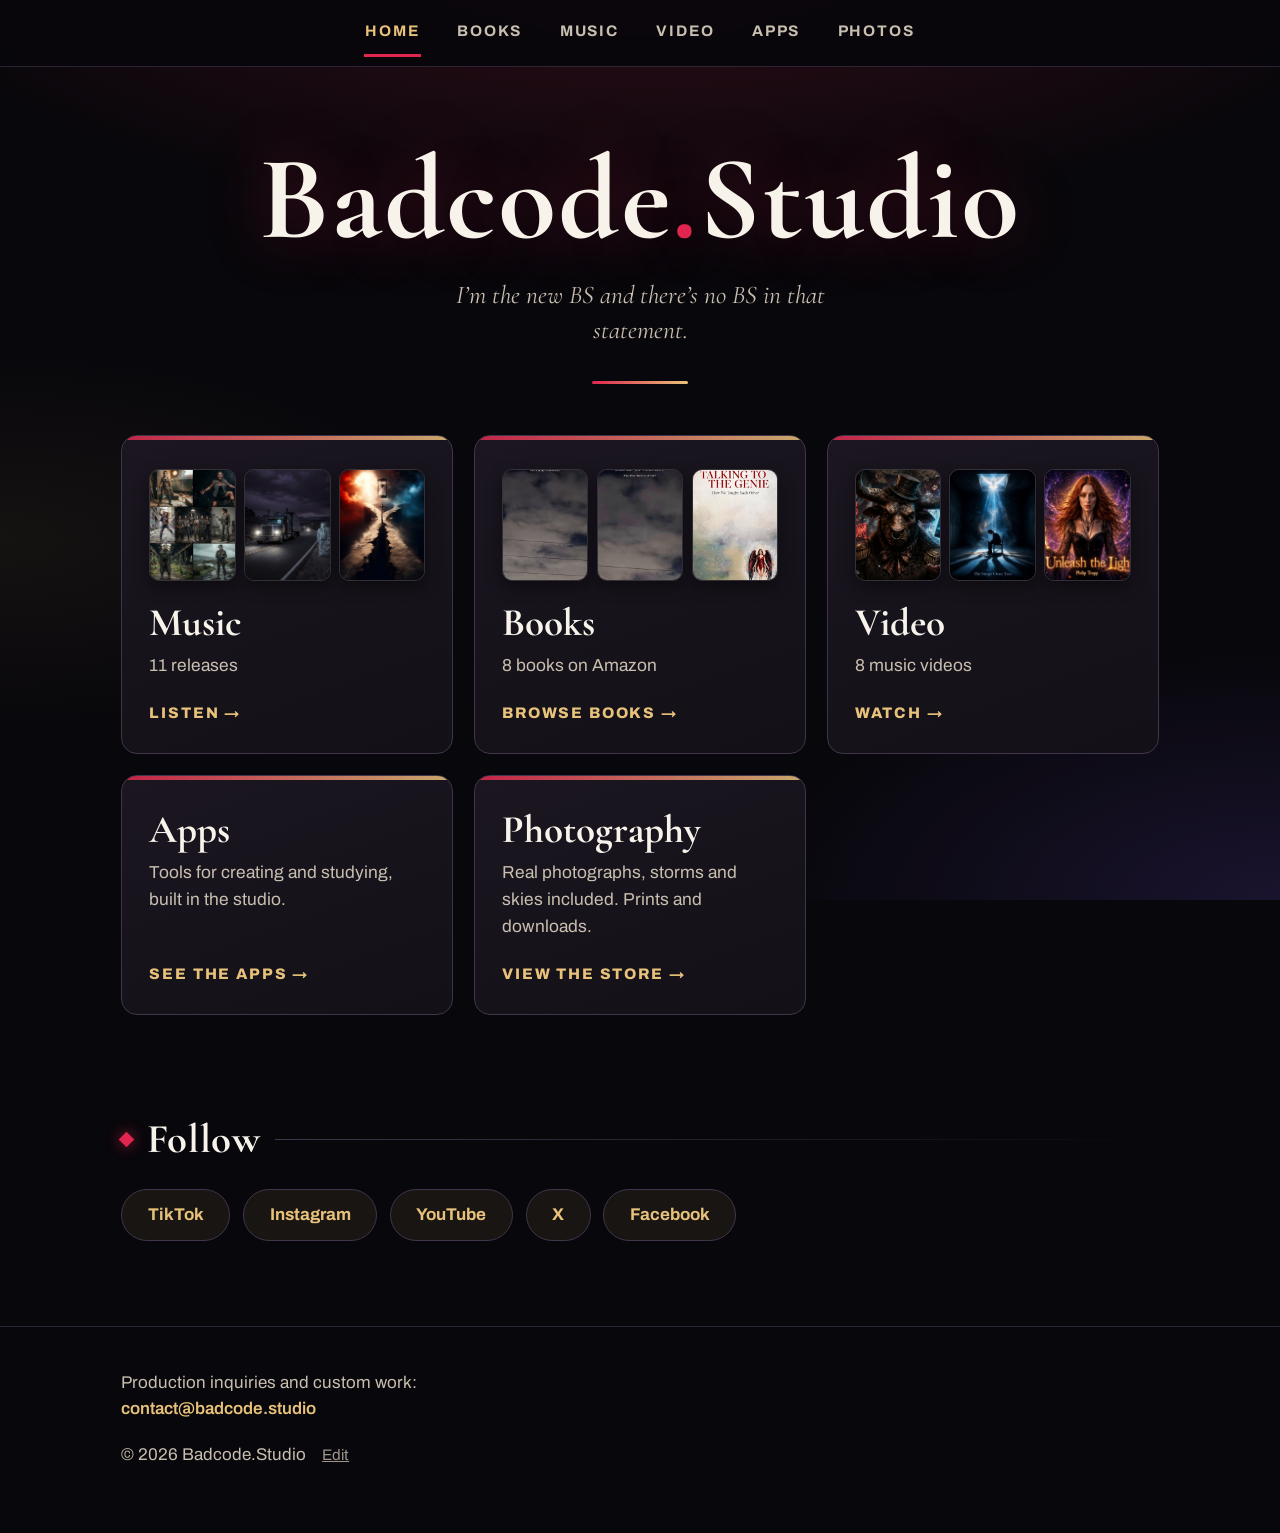
<file: index.html>
<!DOCTYPE html>
<html lang="en">
<head>
<meta charset="UTF-8">
<meta name="viewport" content="width=device-width, initial-scale=1, viewport-fit=cover">
<title>Badcode.Studio</title>
<meta name="description" content="Books, music, videos and apps from Badcode.Studio.">
<link rel="preconnect" href="https://fonts.googleapis.com">
<link rel="preconnect" href="https://fonts.gstatic.com" crossorigin>
<link href="https://fonts.googleapis.com/css2?family=Archivo:wdth,wght@62..125,400..800&family=Cormorant+Garamond:ital,wght@0,500;0,600;0,700;1,500&display=swap" rel="stylesheet">
<link rel="stylesheet" href="style.css">
<meta name="theme-color" content="#08070b">
<link rel="manifest" href="manifest.webmanifest">
<link rel="icon" href="icon.svg" type="image/svg+xml">
<script>if("serviceWorker" in navigator)addEventListener("load",()=>navigator.serviceWorker.register("sw.js").catch(()=>{}))</script>
</head>
<body>

<nav class="bar" aria-label="Pages">
  <div class="wrap">
    <a href="index.html" aria-current="page">Home</a><a href="books.html">Books</a><a href="music.html">Music</a><a href="video.html">Video</a><a href="apps.html">Apps</a><a href="photos.html">Photos</a>
  </div>
</nav>

<main class="wrap">
  <header class="hero">
    <h1 class="mark">Badcode<span>.</span>Studio</h1>
    <p class="slogan">I&rsquo;m the new BS and there&rsquo;s no BS in that statement.</p>
    <div class="hero-rule"></div>
  </header>

  <div id="load-error" class="loaderr hidden"></div>

  <section style="padding-top:0">
    <div class="teasers home-cards">
      <a class="teaser" href="music.html"><div class="preview" data-preview="music" hidden></div>
        <h3>Music</h3><p data-count="music">Singles and releases</p><span class="go">Listen &rarr;</span></a>
      <a class="teaser" href="books.html"><div class="preview" data-preview="books" hidden></div>
        <h3>Books</h3><p data-count="books">Read It Again, Talking to the Genie and more</p><span class="go">Browse books &rarr;</span></a>
      <a class="teaser" href="video.html"><div class="preview" data-preview="videos" hidden></div>
        <h3>Video</h3><p data-count="videos">Music videos</p><span class="go">Watch &rarr;</span></a>
      <a class="teaser" href="apps.html"><h3>Apps</h3>
        <p>Tools for creating and studying, built in the studio.</p><span class="go">See the apps &rarr;</span></a>
      <a class="teaser" href="photos.html"><h3>Photography</h3>
        <p>Real photographs, storms and skies included. Prints and downloads.</p><span class="go">View the store &rarr;</span></a>
    </div>
  </section>

  <section id="follow">
    <div class="head"><h2>Follow</h2></div>
    <div class="socials" data-list="socials" data-editable></div>
  </section>
</main>

<footer id="contact">
  <div class="wrap">
    <p>Production inquiries and custom work:<br>
    <a href="mailto:contact@badcode.studio">contact@badcode.studio</a></p>
    <p style="margin-top:1rem">&copy; 2026 Badcode.Studio <button class="editlink" id="edit-link" type="button">Edit</button></p>
  </div>
</footer>

<div class="editbar" id="editbar">
  <div class="msg" id="edit-msg">Editing. Nothing is published until you tap Save.</div>
  <button class="ebtn save" id="btn-save" type="button">Save</button>
  <button class="ebtn" id="btn-done" type="button">Done</button>
  <button class="ebtn danger" id="btn-signout" type="button">Sign out</button>
</div>

<script src="site.js"></script>
</body>
</html>
</file>
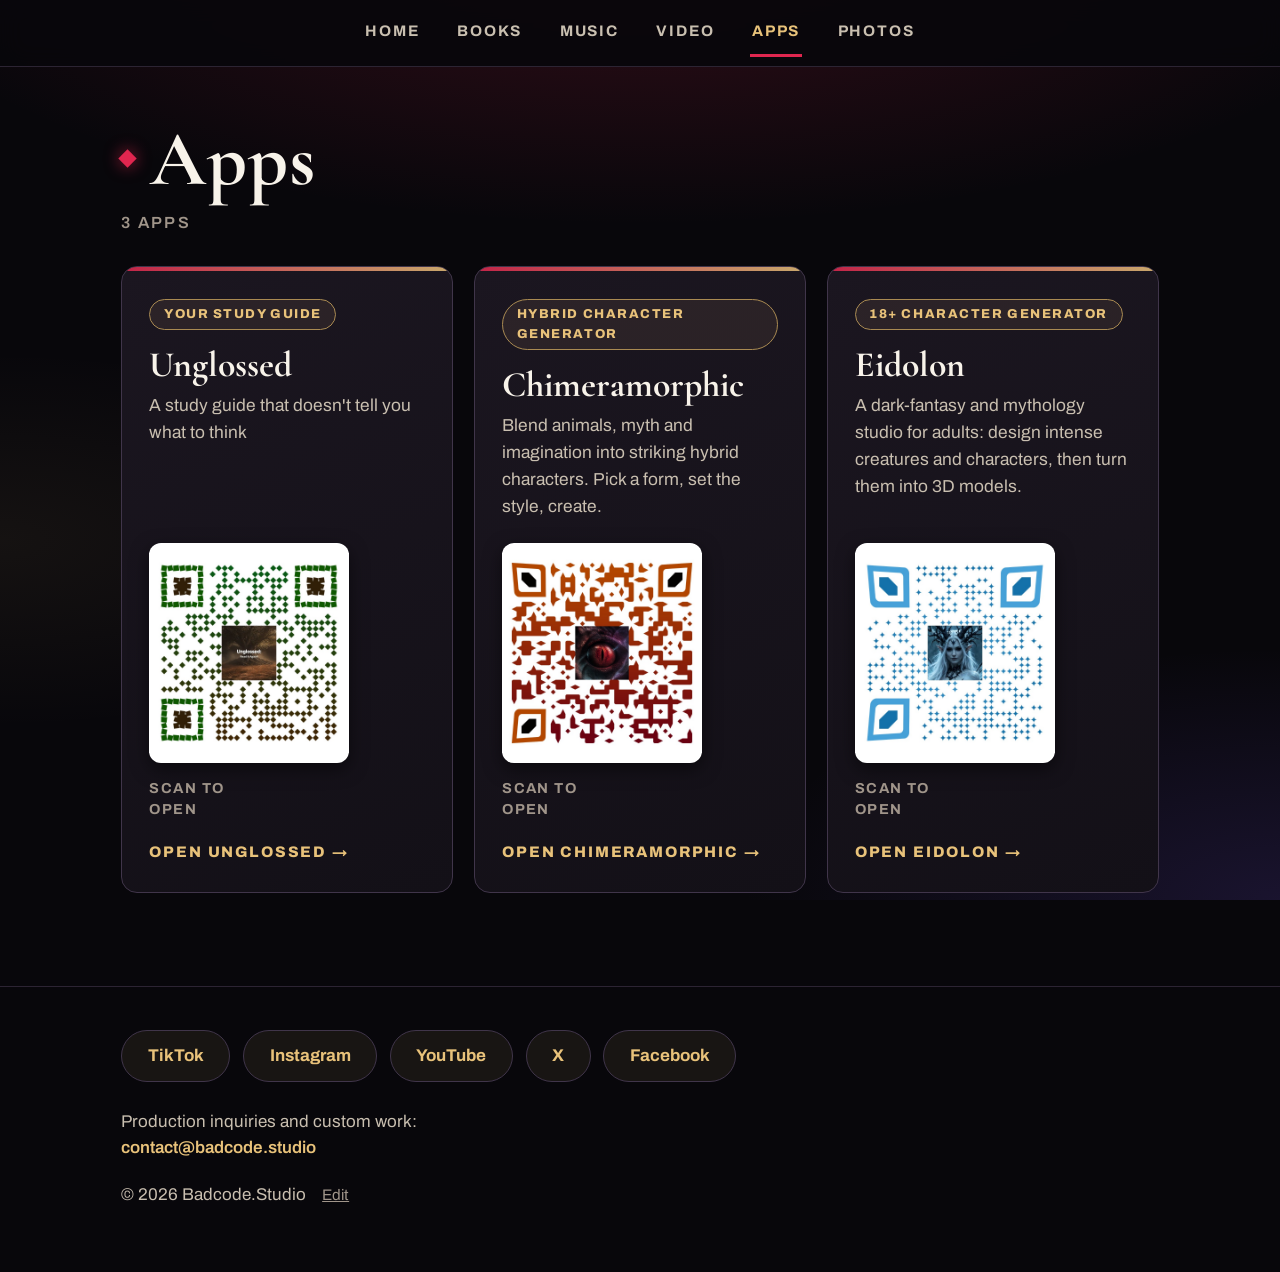
<file: apps.html>
<!DOCTYPE html>
<html lang="en">
<head>
<meta charset="UTF-8">
<meta name="viewport" content="width=device-width, initial-scale=1, viewport-fit=cover">
<title>Apps · Badcode.Studio</title>
<meta name="description" content="Apps built at Badcode.Studio.">
<link rel="preconnect" href="https://fonts.googleapis.com">
<link rel="preconnect" href="https://fonts.gstatic.com" crossorigin>
<link href="https://fonts.googleapis.com/css2?family=Archivo:wdth,wght@62..125,400..800&family=Cormorant+Garamond:ital,wght@0,500;0,600;0,700;1,500&display=swap" rel="stylesheet">
<link rel="stylesheet" href="style.css">
<meta name="theme-color" content="#08070b">
<link rel="manifest" href="manifest.webmanifest">
<link rel="icon" href="icon.svg" type="image/svg+xml">
<script>if("serviceWorker" in navigator)addEventListener("load",()=>navigator.serviceWorker.register("sw.js").catch(()=>{}))</script>
<style>
/* QR code shown on each app card (set it in Edit mode with the "QR code image" field) */
.qrwrap{display:flex;flex-wrap:wrap;align-items:center;gap:.9rem 1.1rem;margin-bottom:1.3rem}
.qr{flex:0 0 auto;width:200px;height:220px;max-width:100%;object-fit:contain;background:#fff;border-radius:12px;
  box-shadow:0 6px 18px rgba(0,0,0,.5)}
.qrcap{color:var(--mute);font-size:.85rem;font-weight:700;text-transform:uppercase;letter-spacing:.1em;line-height:1.4}
</style>
</head>
<body>

<nav class="bar" aria-label="Pages">
  <div class="wrap">
    <a href="index.html">Home</a><a href="books.html">Books</a><a href="music.html">Music</a><a href="video.html">Video</a><a href="apps.html" aria-current="page">Apps</a><a href="photos.html">Photos</a>
  </div>
</nav>

<main class="wrap">
  <header class="page-head"><h1 class="page-title">Apps</h1><p class="page-sub" data-count="apps"></p></header>
  <div id="load-error" class="loaderr hidden"></div>
  <div class="content"><div class="teasers apps-grid" data-list="apps" data-editable></div></div>
</main>

<footer id="contact">
  <div class="wrap">
    <div class="socials foot-social" data-list="socials"></div>
    <p>Production inquiries and custom work:<br>
    <a href="mailto:contact@badcode.studio">contact@badcode.studio</a></p>
    <p style="margin-top:1rem">&copy; 2026 Badcode.Studio <button class="editlink" id="edit-link" type="button">Edit</button></p>
  </div>
</footer>

<div class="editbar" id="editbar">
  <div class="msg" id="edit-msg">Editing. Nothing is published until you tap Save.</div>
  <button class="ebtn save" id="btn-save" type="button">Save</button>
  <button class="ebtn" id="btn-done" type="button">Done</button>
  <button class="ebtn danger" id="btn-signout" type="button">Sign out</button>
</div>

<script src="site.js"></script>
<script>
/* Apps page extras: each app can carry a QR code image. */
SCHEMA.apps.blank.qr = "";
SCHEMA.apps.fields.push(["qr","QR code image","img"]);
PUBLIC.apps = a => `<a class="teaser" href="${esc(a.url)}" target="_blank" rel="noopener">${a.tag ? `<span class="tag">${esc(a.tag)}</span>` : ""}
    <h3>${esc(a.name)}</h3><p>${esc(a.blurb)}</p>${a.qr ? `<span class="qrwrap"><img class="qr" src="${esc(a.qr)}" alt="QR code for ${esc(a.name)}" loading="lazy"><span class="qrcap">Scan to<br>open</span></span>` : ""}<span class="go">Open ${esc(a.name)} &rarr;</span></a>`;
/* Fill transparent images with white so a QR code never turns black when uploaded. */
shrink = (file, max) => new Promise((res, rej) => {
  const url = URL.createObjectURL(file), img = new Image();
  img.onload = () => {
    const s = Math.min(1, max / Math.max(img.width, img.height));
    const c = document.createElement("canvas");
    c.width = Math.round(img.width * s); c.height = Math.round(img.height * s);
    const x = c.getContext("2d"); x.fillStyle = "#fff"; x.fillRect(0, 0, c.width, c.height);
    x.drawImage(img, 0, 0, c.width, c.height);
    URL.revokeObjectURL(url);
    res(c.toDataURL("image/jpeg", 0.9).split(",")[1]);
  };
  img.onerror = () => { URL.revokeObjectURL(url); rej(new Error("That file is not an image the browser can read.")); };
  img.src = url;
});
</script>
</body>
</html>
</file>
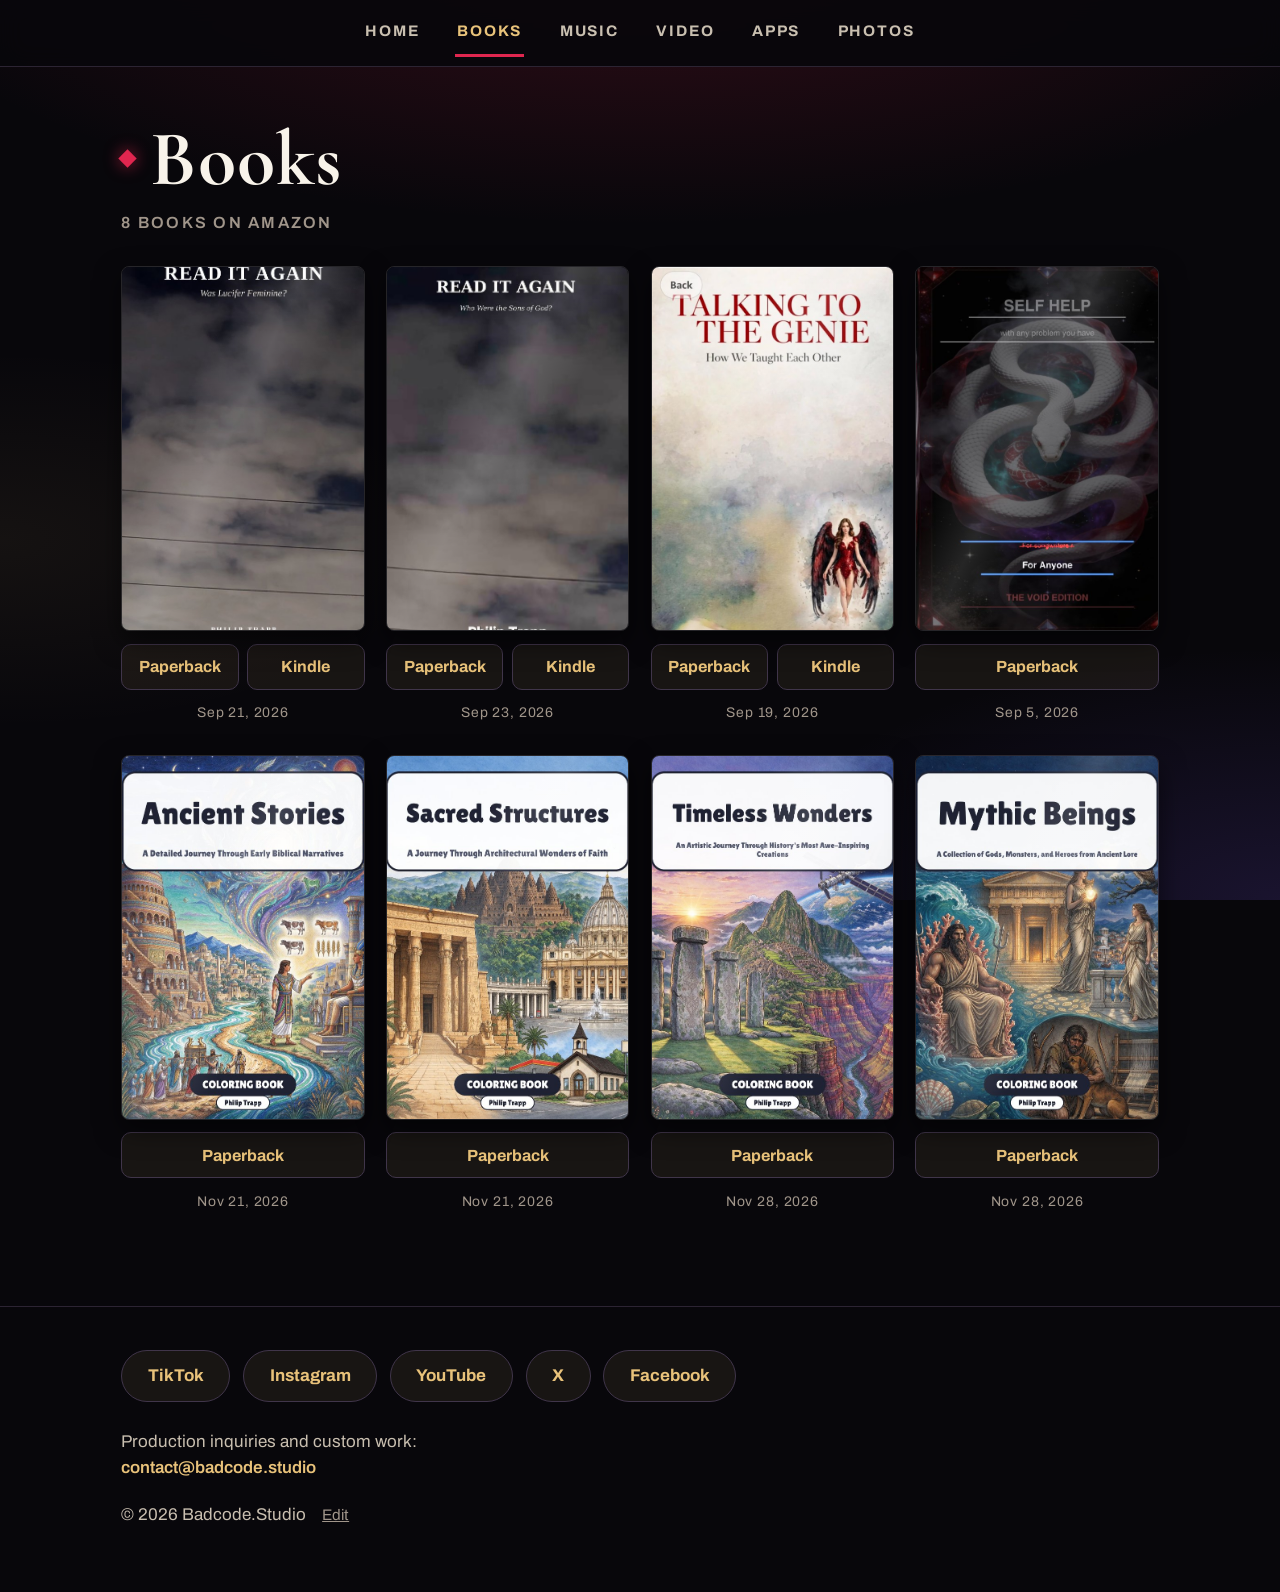
<file: books.html>
<!DOCTYPE html>
<html lang="en">
<head>
<meta charset="UTF-8">
<meta name="viewport" content="width=device-width, initial-scale=1, viewport-fit=cover">
<title>Books · Badcode.Studio</title>
<meta name="description" content="Books by Philip Trapp on Amazon.">
<link rel="preconnect" href="https://fonts.googleapis.com">
<link rel="preconnect" href="https://fonts.gstatic.com" crossorigin>
<link href="https://fonts.googleapis.com/css2?family=Archivo:wdth,wght@62..125,400..800&family=Cormorant+Garamond:ital,wght@0,500;0,600;0,700;1,500&display=swap" rel="stylesheet">
<link rel="stylesheet" href="style.css">
<meta name="theme-color" content="#08070b">
<link rel="manifest" href="manifest.webmanifest">
<link rel="icon" href="icon.svg" type="image/svg+xml">
<script>if("serviceWorker" in navigator)addEventListener("load",()=>navigator.serviceWorker.register("sw.js").catch(()=>{}))</script>
</head>
<body>

<nav class="bar" aria-label="Pages">
  <div class="wrap">
    <a href="index.html">Home</a><a href="books.html" aria-current="page">Books</a><a href="music.html">Music</a><a href="video.html">Video</a><a href="apps.html">Apps</a><a href="photos.html">Photos</a>
  </div>
</nav>

<main class="wrap">
  <header class="page-head"><h1 class="page-title">Books</h1><p class="page-sub" data-count="books"></p></header>
  <div id="load-error" class="loaderr hidden"></div>
  <div class="content"><div class="books" data-list="books" data-editable></div></div>
</main>

<footer id="contact">
  <div class="wrap">
    <div class="socials foot-social" data-list="socials"></div>
    <p>Production inquiries and custom work:<br>
    <a href="mailto:contact@badcode.studio">contact@badcode.studio</a></p>
    <p style="margin-top:1rem">&copy; 2026 Badcode.Studio <button class="editlink" id="edit-link" type="button">Edit</button></p>
  </div>
</footer>

<div class="editbar" id="editbar">
  <div class="msg" id="edit-msg">Editing. Nothing is published until you tap Save.</div>
  <button class="ebtn save" id="btn-save" type="button">Save</button>
  <button class="ebtn" id="btn-done" type="button">Done</button>
  <button class="ebtn danger" id="btn-signout" type="button">Sign out</button>
</div>

<script src="site.js"></script>
</body>
</html>
</file>
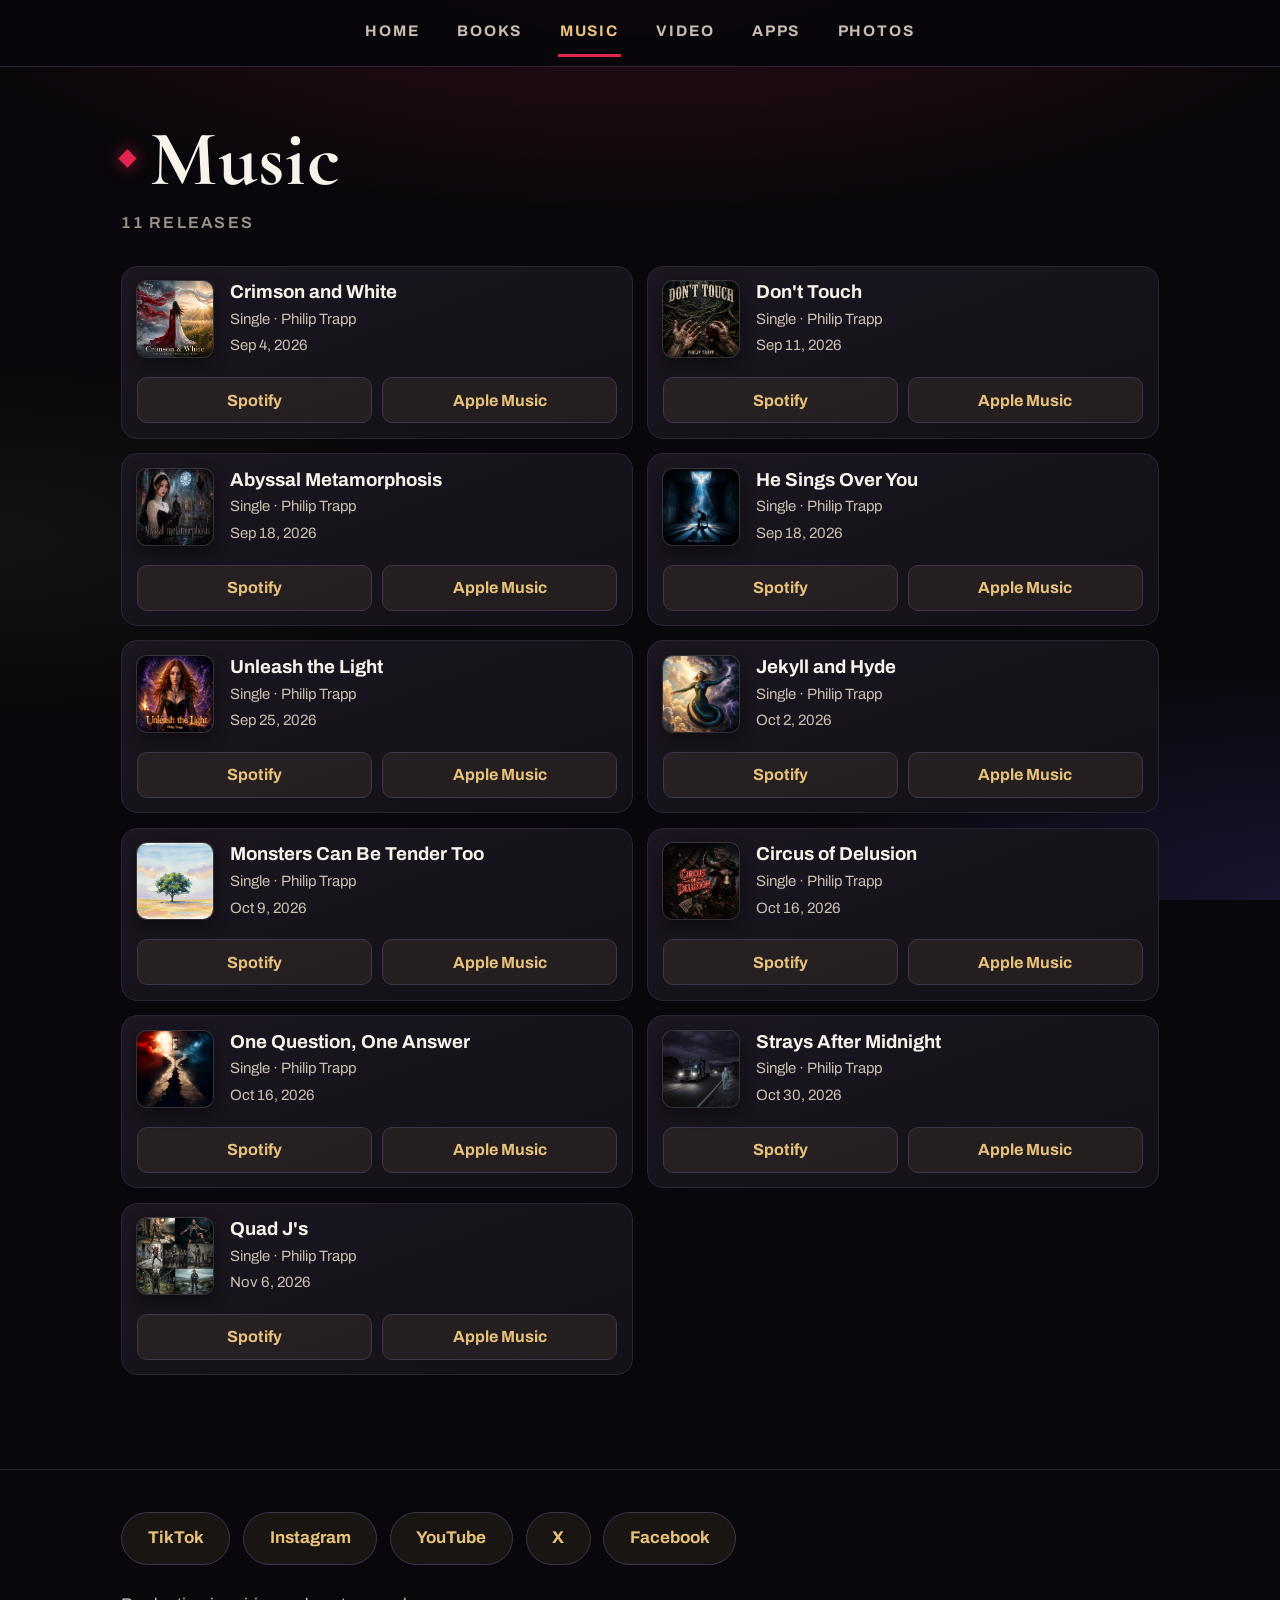
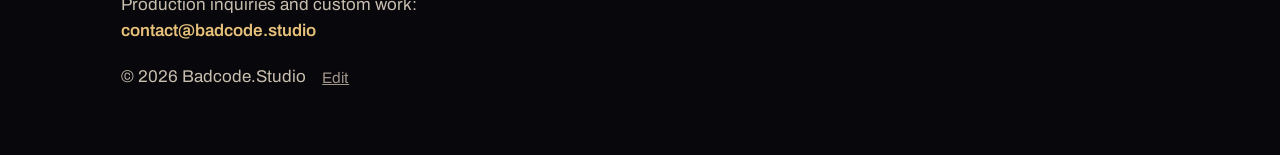
<file: music.html>
<!DOCTYPE html>
<html lang="en">
<head>
<meta charset="UTF-8">
<meta name="viewport" content="width=device-width, initial-scale=1, viewport-fit=cover">
<title>Music · Badcode.Studio</title>
<meta name="description" content="Singles by Philip Trapp on Spotify and Apple Music.">
<link rel="preconnect" href="https://fonts.googleapis.com">
<link rel="preconnect" href="https://fonts.gstatic.com" crossorigin>
<link href="https://fonts.googleapis.com/css2?family=Archivo:wdth,wght@62..125,400..800&family=Cormorant+Garamond:ital,wght@0,500;0,600;0,700;1,500&display=swap" rel="stylesheet">
<link rel="stylesheet" href="style.css">
<meta name="theme-color" content="#08070b">
<link rel="manifest" href="manifest.webmanifest">
<link rel="icon" href="icon.svg" type="image/svg+xml">
<script>if("serviceWorker" in navigator)addEventListener("load",()=>navigator.serviceWorker.register("sw.js").catch(()=>{}))</script>
</head>
<body>

<nav class="bar" aria-label="Pages">
  <div class="wrap">
    <a href="index.html">Home</a><a href="books.html">Books</a><a href="music.html" aria-current="page">Music</a><a href="video.html">Video</a><a href="apps.html">Apps</a><a href="photos.html">Photos</a>
  </div>
</nav>

<main class="wrap">
  <header class="page-head"><h1 class="page-title">Music</h1><p class="page-sub" data-count="music"></p></header>
  <div id="load-error" class="loaderr hidden"></div>
  <div class="content"><div class="rows" data-list="music" data-editable></div></div>
</main>

<footer id="contact">
  <div class="wrap">
    <div class="socials foot-social" data-list="socials"></div>
    <p>Production inquiries and custom work:<br>
    <a href="mailto:contact@badcode.studio">contact@badcode.studio</a></p>
    <p style="margin-top:1rem">&copy; 2026 Badcode.Studio <button class="editlink" id="edit-link" type="button">Edit</button></p>
  </div>
</footer>

<div class="editbar" id="editbar">
  <div class="msg" id="edit-msg">Editing. Nothing is published until you tap Save.</div>
  <button class="ebtn save" id="btn-save" type="button">Save</button>
  <button class="ebtn" id="btn-done" type="button">Done</button>
  <button class="ebtn danger" id="btn-signout" type="button">Sign out</button>
</div>

<script src="site.js"></script>
</body>
</html>
</file>
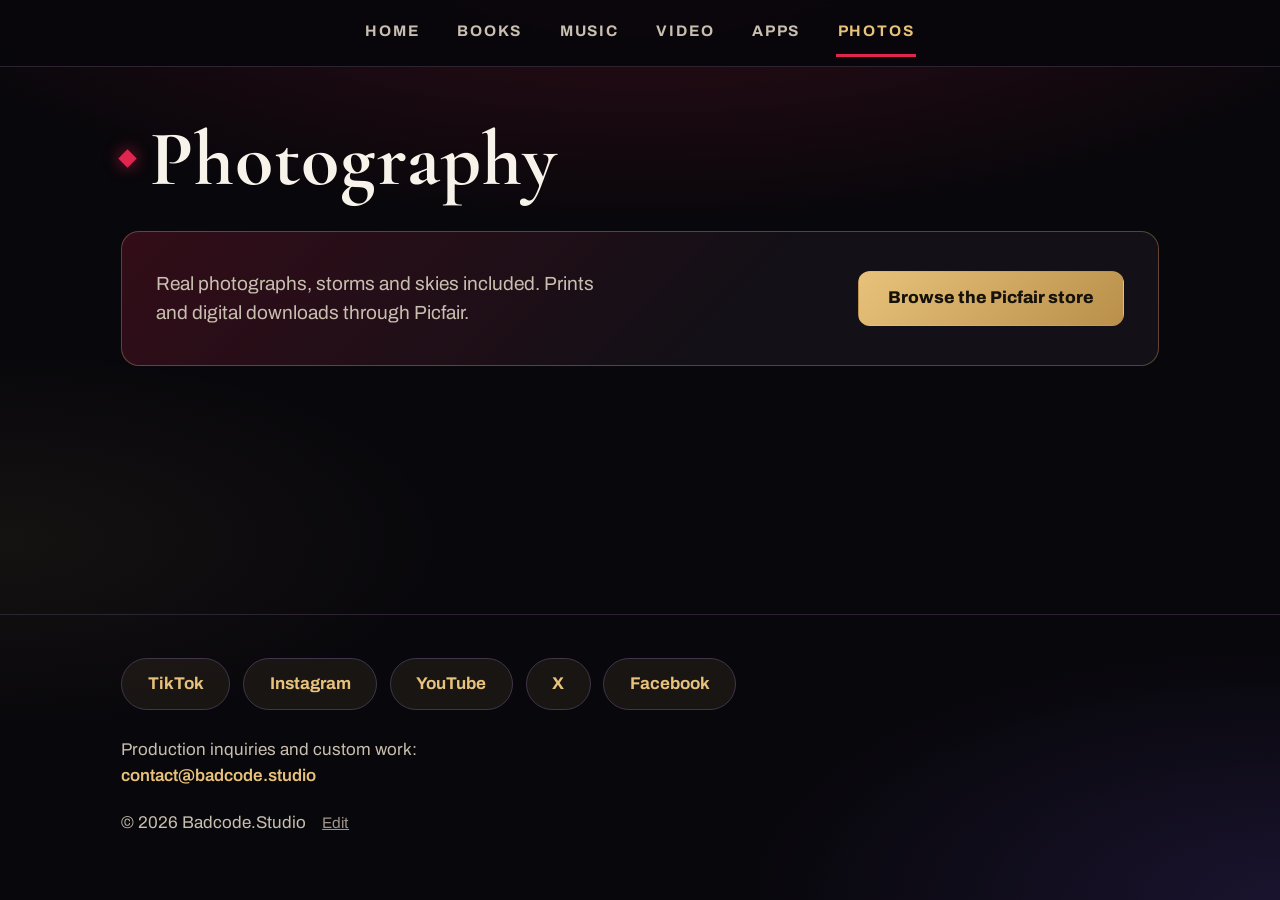
<file: photos.html>
<!DOCTYPE html>
<html lang="en">
<head>
<meta charset="UTF-8">
<meta name="viewport" content="width=device-width, initial-scale=1, viewport-fit=cover">
<title>Photography · Badcode.Studio</title>
<meta name="description" content="Prints and digital downloads of Badcode.Studio photography on Picfair.">
<link rel="preconnect" href="https://fonts.googleapis.com">
<link rel="preconnect" href="https://fonts.gstatic.com" crossorigin>
<link href="https://fonts.googleapis.com/css2?family=Archivo:wdth,wght@62..125,400..800&family=Cormorant+Garamond:ital,wght@0,500;0,600;0,700;1,500&display=swap" rel="stylesheet">
<link rel="stylesheet" href="style.css">
<meta name="theme-color" content="#08070b">
<link rel="manifest" href="manifest.webmanifest">
<link rel="icon" href="icon.svg" type="image/svg+xml">
<script>if("serviceWorker" in navigator)addEventListener("load",()=>navigator.serviceWorker.register("sw.js").catch(()=>{}))</script>
</head>
<body>

<nav class="bar" aria-label="Pages">
  <div class="wrap">
    <a href="index.html">Home</a><a href="books.html">Books</a><a href="music.html">Music</a><a href="video.html">Video</a><a href="apps.html">Apps</a><a href="photos.html" aria-current="page">Photos</a>
  </div>
</nav>

<main class="wrap">
  <header class="page-head"><h1 class="page-title">Photography</h1></header>
  <div id="load-error" class="loaderr hidden"></div>
  <div class="content">
    <div class="store">
      <p>Real photographs, storms and skies included. Prints and digital downloads through Picfair.</p>
      <a class="btn" data-picfair href="#" target="_blank" rel="noopener">Browse the Picfair store</a>
    </div>
    <div id="picfair-edit" class="ed-grid hidden" style="margin-top:.8rem"></div>
  </div>
</main>

<footer id="contact">
  <div class="wrap">
    <div class="socials foot-social" data-list="socials"></div>
    <p>Production inquiries and custom work:<br>
    <a href="mailto:contact@badcode.studio">contact@badcode.studio</a></p>
    <p style="margin-top:1rem">&copy; 2026 Badcode.Studio <button class="editlink" id="edit-link" type="button">Edit</button></p>
  </div>
</footer>

<div class="editbar" id="editbar">
  <div class="msg" id="edit-msg">Editing. Nothing is published until you tap Save.</div>
  <button class="ebtn save" id="btn-save" type="button">Save</button>
  <button class="ebtn" id="btn-done" type="button">Done</button>
  <button class="ebtn danger" id="btn-signout" type="button">Sign out</button>
</div>

<script src="site.js"></script>
</body>
</html>
</file>
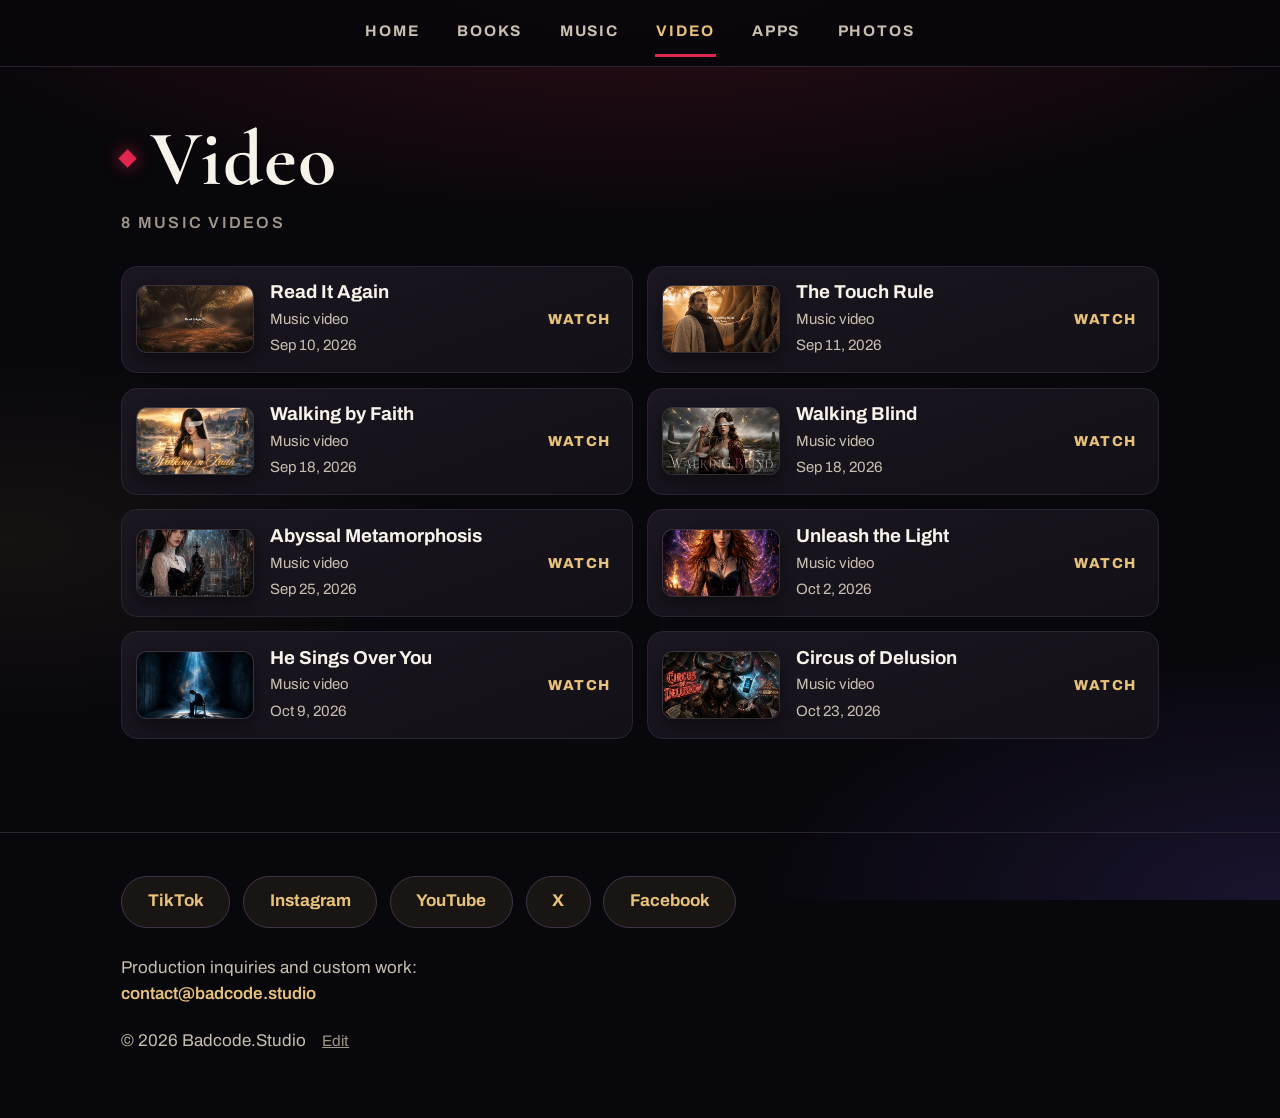
<file: video.html>
<!DOCTYPE html>
<html lang="en">
<head>
<meta charset="UTF-8">
<meta name="viewport" content="width=device-width, initial-scale=1, viewport-fit=cover">
<title>Video · Badcode.Studio</title>
<meta name="description" content="Music videos from Badcode.Studio.">
<link rel="preconnect" href="https://fonts.googleapis.com">
<link rel="preconnect" href="https://fonts.gstatic.com" crossorigin>
<link href="https://fonts.googleapis.com/css2?family=Archivo:wdth,wght@62..125,400..800&family=Cormorant+Garamond:ital,wght@0,500;0,600;0,700;1,500&display=swap" rel="stylesheet">
<link rel="stylesheet" href="style.css">
<meta name="theme-color" content="#08070b">
<link rel="manifest" href="manifest.webmanifest">
<link rel="icon" href="icon.svg" type="image/svg+xml">
<script>if("serviceWorker" in navigator)addEventListener("load",()=>navigator.serviceWorker.register("sw.js").catch(()=>{}))</script>
</head>
<body>

<nav class="bar" aria-label="Pages">
  <div class="wrap">
    <a href="index.html">Home</a><a href="books.html">Books</a><a href="music.html">Music</a><a href="video.html" aria-current="page">Video</a><a href="apps.html">Apps</a><a href="photos.html">Photos</a>
  </div>
</nav>

<main class="wrap">
  <header class="page-head"><h1 class="page-title">Video</h1><p class="page-sub" data-count="videos"></p></header>
  <div id="load-error" class="loaderr hidden"></div>
  <div class="content"><div class="rows" data-list="videos" data-editable></div></div>
</main>

<footer id="contact">
  <div class="wrap">
    <div class="socials foot-social" data-list="socials"></div>
    <p>Production inquiries and custom work:<br>
    <a href="mailto:contact@badcode.studio">contact@badcode.studio</a></p>
    <p style="margin-top:1rem">&copy; 2026 Badcode.Studio <button class="editlink" id="edit-link" type="button">Edit</button></p>
  </div>
</footer>

<div class="editbar" id="editbar">
  <div class="msg" id="edit-msg">Editing. Nothing is published until you tap Save.</div>
  <button class="ebtn save" id="btn-save" type="button">Save</button>
  <button class="ebtn" id="btn-done" type="button">Done</button>
  <button class="ebtn danger" id="btn-signout" type="button">Sign out</button>
</div>

<script src="site.js"></script>
</body>
</html>
</file>
<file: style.css>
:root{
  --ink:#08070b; --panel:#131017; --panel-2:#1b1620; --line:#2c2433; --line-2:#40354a;
  --bone:#f8f3ea; --dim:#c9bfb0; --mute:#a0958a;
  --gold:#e8c27a; --gold-dim:#a98a52;
  --crimson:#e0264f; --crimson-deep:#8a1030;
  --violet:#6a4ccf;
  box-sizing:border-box;
  padding-top:env(safe-area-inset-top,0px);
  padding-bottom:env(safe-area-inset-bottom,0px);
}
*,*::before,*::after{box-sizing:inherit;margin:0;padding:0}
html{font-size:17px;scroll-behavior:smooth;scroll-padding-top:4.5rem}
body{background:var(--ink);color:var(--bone);min-height:100vh;display:flex;flex-direction:column;
  font-family:"Archivo",system-ui,-apple-system,"Segoe UI",Roboto,sans-serif;
  line-height:1.55;-webkit-font-smoothing:antialiased;
  background-image:
    radial-gradient(ellipse 90% 50% at 50% -10%, rgba(224,38,79,.22), transparent 70%),
    radial-gradient(ellipse 60% 40% at 100% 100%, rgba(106,76,207,.18), transparent 70%),
    radial-gradient(ellipse 50% 30% at 0% 60%, rgba(232,194,122,.06), transparent 70%);
  background-attachment:fixed}
main{flex:1;width:100%}
a{color:inherit}
:focus-visible{outline:2px solid var(--gold);outline-offset:3px}
.wrap{max-width:1080px;margin:0 auto;padding:0 1.25rem}

/* Top bar */
.bar{position:sticky;top:env(safe-area-inset-top,0px);z-index:5;background:rgba(8,7,11,.92);
  backdrop-filter:blur(12px);border-bottom:1px solid var(--line)}
.bar .wrap{display:flex;gap:1.5rem;overflow-x:auto;padding-top:.5rem;padding-bottom:.5rem;scrollbar-width:none}
.bar .wrap::-webkit-scrollbar{display:none}
@media(min-width:760px){.bar .wrap{justify-content:center;gap:2rem}}
.bar a{text-decoration:none;font-size:.9rem;font-weight:700;color:var(--dim);white-space:nowrap;
  text-transform:uppercase;letter-spacing:.12em;transition:color .2s;padding:.65rem .1rem;
  border-bottom:3px solid transparent}
.bar a:hover,.bar a:focus-visible{color:var(--gold);border-bottom-color:var(--line-2)}
.bar a[aria-current="page"]{color:var(--gold);border-bottom-color:var(--crimson)}

/* Home hero */
.hero{padding:4.5rem 0 3rem;text-align:center}
.mark{font-family:"Cormorant Garamond",serif;font-weight:700;line-height:.95;letter-spacing:.015em;
  font-size:clamp(2.7rem,12.2vw,7rem);text-shadow:0 0 60px rgba(224,38,79,.35)}
.mark span{color:var(--crimson)}
.slogan{margin:1.3rem auto 0;color:var(--dim);max-width:34ch;
  font-style:italic;font-family:"Cormorant Garamond",serif;font-size:1.5rem;line-height:1.35}
.hero-rule{width:96px;height:3px;margin:2rem auto 0;border-radius:2px;
  background:linear-gradient(90deg,var(--crimson),var(--gold))}

/* Inner page header */
.page-head{padding:3rem 0 1.8rem}
.page-title{display:flex;align-items:center;gap:.9rem;
  font-family:"Cormorant Garamond",serif;font-weight:700;font-size:clamp(2.8rem,10vw,4.6rem);line-height:1.05;letter-spacing:.015em}
.page-title::before{content:'';flex:0 0 auto;width:13px;height:13px;background:var(--crimson);transform:rotate(45deg);
  box-shadow:0 0 16px rgba(224,38,79,.75)}
.page-sub{margin-top:.6rem;color:var(--mute);font-size:.95rem;font-weight:600;text-transform:uppercase;letter-spacing:.14em}
.page-note{color:var(--dim);font-size:1.08rem;max-width:46ch;margin-top:.8rem}
.content{padding:0 0 3.5rem}

/* Sections (home) */
section{padding:3rem 0}
.head{display:flex;justify-content:space-between;align-items:center;gap:1rem;margin-bottom:1.6rem}
h2{display:flex;align-items:center;gap:.85rem;flex:1;min-width:0;
  font-family:"Cormorant Garamond",serif;font-weight:700;font-size:2.4rem;letter-spacing:.015em;line-height:1.1}
h2::before{content:'';flex:0 0 auto;width:11px;height:11px;background:var(--crimson);transform:rotate(45deg);
  box-shadow:0 0 14px rgba(224,38,79,.7)}
h2::after{content:'';flex:1;height:1px;background:linear-gradient(90deg,var(--line-2),transparent)}

/* Cards (home sections + apps) */
.teasers{display:grid;gap:1.2rem;grid-template-columns:repeat(auto-fill,minmax(270px,1fr))}
.teaser{display:flex;flex-direction:column;text-decoration:none;
  background:linear-gradient(160deg,var(--panel-2),var(--panel));border:1px solid var(--line-2);
  border-radius:16px;padding:1.9rem 1.6rem 1.6rem;transition:transform .28s ease,border-color .28s ease,box-shadow .28s ease;
  position:relative;overflow:hidden}
.teaser::before{content:'';position:absolute;top:0;left:0;right:0;height:4px;
  background:linear-gradient(90deg,var(--crimson),var(--gold));opacity:.85;transition:opacity .28s}
.teaser:hover{transform:translateY(-4px);border-color:var(--gold-dim);box-shadow:0 18px 40px rgba(0,0,0,.55),0 0 0 1px rgba(232,194,122,.2)}
.teaser:hover::before{opacity:1}
.teaser h3{font-family:"Cormorant Garamond",serif;font-size:2.1rem;font-weight:700;line-height:1.1;margin-bottom:.55rem}
.teaser p{color:var(--dim);font-size:1.02rem;margin-bottom:1.3rem;flex:1}
.teaser .go{color:var(--gold);font-size:.9rem;font-weight:800;text-transform:uppercase;letter-spacing:.12em}
.teaser .tag{align-self:flex-start;margin-bottom:.9rem;font-size:.76rem;font-weight:800;text-transform:uppercase;
  letter-spacing:.12em;color:var(--gold);background:rgba(232,194,122,.08);border:1px solid var(--gold-dim);
  border-radius:999px;padding:.25rem .8rem}
.preview{display:flex;gap:.5rem;margin-bottom:1.2rem}
.preview img{flex:1;min-width:0;height:112px;object-fit:cover;border-radius:10px;
  border:1px solid rgba(255,255,255,.12);box-shadow:0 6px 16px rgba(0,0,0,.45)}
.preview[hidden]{display:none}
.home-cards .teaser h3{font-size:2.3rem}
.apps-grid{grid-template-columns:repeat(auto-fill,minmax(290px,1fr))}

/* Row list (music, video) */
.rows{display:grid;gap:.85rem}
@media(min-width:760px){.rows{grid-template-columns:1fr 1fr}}
.row{display:flex;align-items:center;gap:1rem;padding:.85rem;
  background:linear-gradient(160deg,var(--panel-2),var(--panel));
  border:1px solid var(--line);border-radius:16px;text-decoration:none;
  transition:transform .25s ease,border-color .25s ease,box-shadow .25s ease}
a.row:hover,a.row:focus-visible{border-color:var(--gold-dim);transform:translateY(-2px);
  box-shadow:0 12px 30px rgba(0,0,0,.5)}
.sw{flex:0 0 76px;height:76px;border-radius:10px;display:grid;place-items:center;
  font-weight:800;font-size:1rem;color:rgba(255,255,255,.92);letter-spacing:.06em;
  box-shadow:inset 0 0 0 1px rgba(255,255,255,.14)}
.swimg{flex:0 0 76px;width:76px;height:76px;border-radius:10px;object-fit:cover;
  box-shadow:0 0 0 1px rgba(255,255,255,.14),0 6px 16px rgba(0,0,0,.45)}
.row.video .sw{flex-basis:116px;height:66px}
.row.video .swimg{flex-basis:116px;width:116px;height:66px}
.cover.has-img{padding:0}
.cover.has-img img{width:100%;height:100%;object-fit:cover;display:block;aspect-ratio:2/3}
.info{flex:1;min-width:0}
.info .t,.info .m{display:block}
.t{font-weight:700;font-size:1.1rem;line-height:1.25;overflow-wrap:anywhere;
  display:-webkit-box !important;-webkit-line-clamp:2;-webkit-box-orient:vertical;overflow:hidden}
.m{font-size:.88rem;color:var(--dim);margin-top:.2rem}
.act{font-size:.85rem;font-weight:800;color:var(--gold);white-space:nowrap;padding-right:.4rem;
  text-transform:uppercase;letter-spacing:.1em}
.row.off{opacity:.6}
.row.off .act{color:var(--mute)}
.row.music{flex-wrap:wrap}
.links{display:flex;gap:.55rem;flex-basis:100%;padding-top:.15rem}
.links .fmt{flex:1}

/* Books */
.books{display:grid;gap:1.8rem 1.25rem;grid-template-columns:repeat(auto-fill,minmax(150px,1fr))}
@media(min-width:760px){.books{grid-template-columns:repeat(4,1fr)}}
.book{text-decoration:none;display:flex;flex-direction:column;gap:.75rem}
.cover{aspect-ratio:2/3;border-radius:8px;padding:1.1rem 1rem;display:flex;flex-direction:column;
  justify-content:space-between;border:1px solid rgba(255,255,255,.12);position:relative;overflow:hidden;
  transition:transform .3s ease,box-shadow .3s ease;box-shadow:0 10px 26px rgba(0,0,0,.55)}
.cover::after{content:'';position:absolute;inset:0;pointer-events:none;
  background:linear-gradient(115deg,transparent 30%,rgba(255,255,255,.14) 45%,transparent 60%)}
.book:hover .cover{transform:translateY(-6px) rotate(-.6deg);box-shadow:0 20px 44px rgba(0,0,0,.65)}
.series{font-size:.74rem;color:var(--gold);font-weight:800;text-transform:uppercase;letter-spacing:.1em}
.ct{font-family:"Cormorant Garamond",serif;font-weight:700;font-size:1.45rem;line-height:1.15;overflow-wrap:break-word}
.ct.long{font-size:1.1rem}
.by{font-size:.78rem;color:var(--dim);text-transform:uppercase;letter-spacing:.12em}
.fmts{display:flex;gap:.5rem;flex-wrap:wrap}
.fmt{flex:1;display:flex;align-items:center;justify-content:center;min-height:46px;text-align:center;
  font-size:.95rem;font-weight:700;text-decoration:none;color:var(--gold);
  border:1px solid var(--line-2);border-radius:10px;padding:.55rem .7rem;white-space:nowrap;
  transition:all .22s ease;background:rgba(232,194,122,.07)}
.fmt:hover,.fmt:focus-visible{border-color:var(--crimson);color:#fff;background:var(--crimson)}

.socials{display:flex;flex-wrap:wrap;gap:.75rem}
.socials .fmt{flex:0 0 auto;padding:.7rem 1.5rem;font-size:1rem;border-radius:999px}

/* Picfair */
.store{background:linear-gradient(135deg,rgba(224,38,79,.2),var(--panel) 60%);
  border:1px solid rgba(232,194,122,.3);border-radius:18px;padding:2.2rem 2rem;
  display:flex;flex-wrap:wrap;gap:1.5rem;align-items:center;justify-content:space-between}
.store p{color:var(--dim);font-size:1.12rem;max-width:42ch}
.btn{display:inline-flex;align-items:center;justify-content:center;min-height:50px;
  background:linear-gradient(135deg,var(--gold),#b98f4a);color:#15110b;font-weight:800;font-size:1rem;
  text-decoration:none;padding:.8rem 1.7rem;border-radius:12px;border:1px solid transparent;transition:all .25s ease}
.btn:hover,.btn:focus-visible{transform:translateY(-2px);box-shadow:0 12px 28px rgba(232,194,122,.35)}
.btn.ghost{background:rgba(255,255,255,.04);color:var(--bone);border-color:var(--line-2)}
.btn.ghost:hover,.btn.ghost:focus-visible{background:var(--crimson);border-color:var(--crimson);box-shadow:0 12px 28px rgba(224,38,79,.35)}

footer{border-top:1px solid var(--line);padding:2.5rem 0 3.5rem;color:var(--dim);font-size:1rem;margin-top:2rem}
footer a{color:var(--gold);text-decoration:none;font-weight:600}
footer a:hover{text-decoration:underline}
footer .fmt{font-weight:700}
.foot-social{margin-bottom:1.6rem}

/* Release colors — deepened for the dark theme */
.cw{background:linear-gradient(135deg,#8b0000,#3a0d12)}
.dt{background:linear-gradient(135deg,#191970,#0d0d2b)}
.am{background:linear-gradient(135deg,#0a1a8b,#02030a)}
.ul{background:linear-gradient(135deg,#8a6a1f,#241a08)}
.mt{background:linear-gradient(135deg,#4b0082,#150a24)}
.jh{background:linear-gradient(90deg,#2a2a2a 50%,#6f6f6f 50%)}
.hs{background:linear-gradient(135deg,#8a6a1f,#2b2008)}
.wf{background:linear-gradient(135deg,#5f7a8f,#1a2630)}
.wb{background:linear-gradient(135deg,#3b3b44,#0a0a0d)}
.tr{background:linear-gradient(135deg,#2f5a3a,#0f1a12)}
.ri{background:linear-gradient(135deg,#5a4a2e,#16120c)}
.bk1{background:linear-gradient(160deg,#2b3d55,#0b0d12)}
.bk2{background:linear-gradient(160deg,#453e4d,#101014)}
.bk3{background:linear-gradient(160deg,#7a1616,#1a0d0d)}
.bk4{background:linear-gradient(160deg,#e9e6ee,#8e8a96)}
.bk4 .ct{color:#16151B}.bk4 .by{color:#3a3842}.bk4 .series{color:#6b5320}
@media(prefers-reduced-motion:reduce){html{scroll-behavior:auto}*{transition:none !important}}

/* ---------- Edit mode ---------- */
.editbar{position:fixed;left:0;right:0;bottom:0;z-index:20;background:rgba(19,16,23,.98);
  border-top:1px solid var(--gold-dim);padding:.7rem 1rem calc(.7rem + env(safe-area-inset-bottom,0px));
  display:none;gap:.6rem;align-items:center;flex-wrap:wrap}
body.editing .editbar{display:flex}
body.editing{padding-bottom:6rem}
.editbar .msg{flex:1 1 100%;font-size:.9rem;color:var(--dim)}
.editbar .msg.err{color:#ff8a8a}
.editbar .msg.ok{color:#9be29b}
.ebtn{font:inherit;font-size:.92rem;font-weight:700;padding:.65rem 1.05rem;min-height:44px;border-radius:8px;cursor:pointer;
  border:1px solid var(--line-2);background:var(--panel-2);color:var(--bone)}
.ebtn.save{background:linear-gradient(135deg,var(--gold),#b98f4a);color:#15110b;border-color:transparent}
.ebtn.danger{color:#ff8a8a}
.ebtn:disabled{opacity:.5}
.ed-item{grid-column:1/-1;background:var(--panel);border:1px solid var(--line-2);border-radius:12px;padding:1rem;display:grid;gap:.7rem}
.ed-item h4{font-family:"Cormorant Garamond",serif;font-size:1.3rem;font-weight:700;overflow-wrap:anywhere}
.ed-grid{display:grid;gap:.65rem;grid-template-columns:1fr}
@media(min-width:720px){.ed-grid{grid-template-columns:1fr 1fr}}
.ed-grid label{display:grid;gap:.25rem;font-size:.78rem;text-transform:uppercase;letter-spacing:.1em;color:var(--dim)}
.ed-grid input,.ed-grid select{font:inherit;font-size:1rem;text-transform:none;letter-spacing:0;color:var(--bone);
  background:var(--ink);border:1px solid var(--line-2);border-radius:8px;padding:.65rem .7rem;width:100%}
.ed-imgrow{display:flex;gap:.4rem}
.ed-imgrow input[type=text]{flex:1;min-width:0}
.ed-tools{display:flex;gap:.45rem;flex-wrap:wrap}
.ed-add{grid-column:1/-1}
.editlink{background:none;border:0;color:var(--mute);font:inherit;font-size:.9rem;cursor:pointer;
  text-decoration:underline;padding:.3rem;margin-left:.4rem}
.hidden{display:none !important}
.loaderr{padding:2rem 0;color:var(--dim);text-align:center;font-size:1.05rem}
.rd{font-size:.82rem;color:var(--mute);text-align:center;letter-spacing:.06em}
.ed-grid input[type=date]{color-scheme:dark;min-height:2.6rem}
</file>
